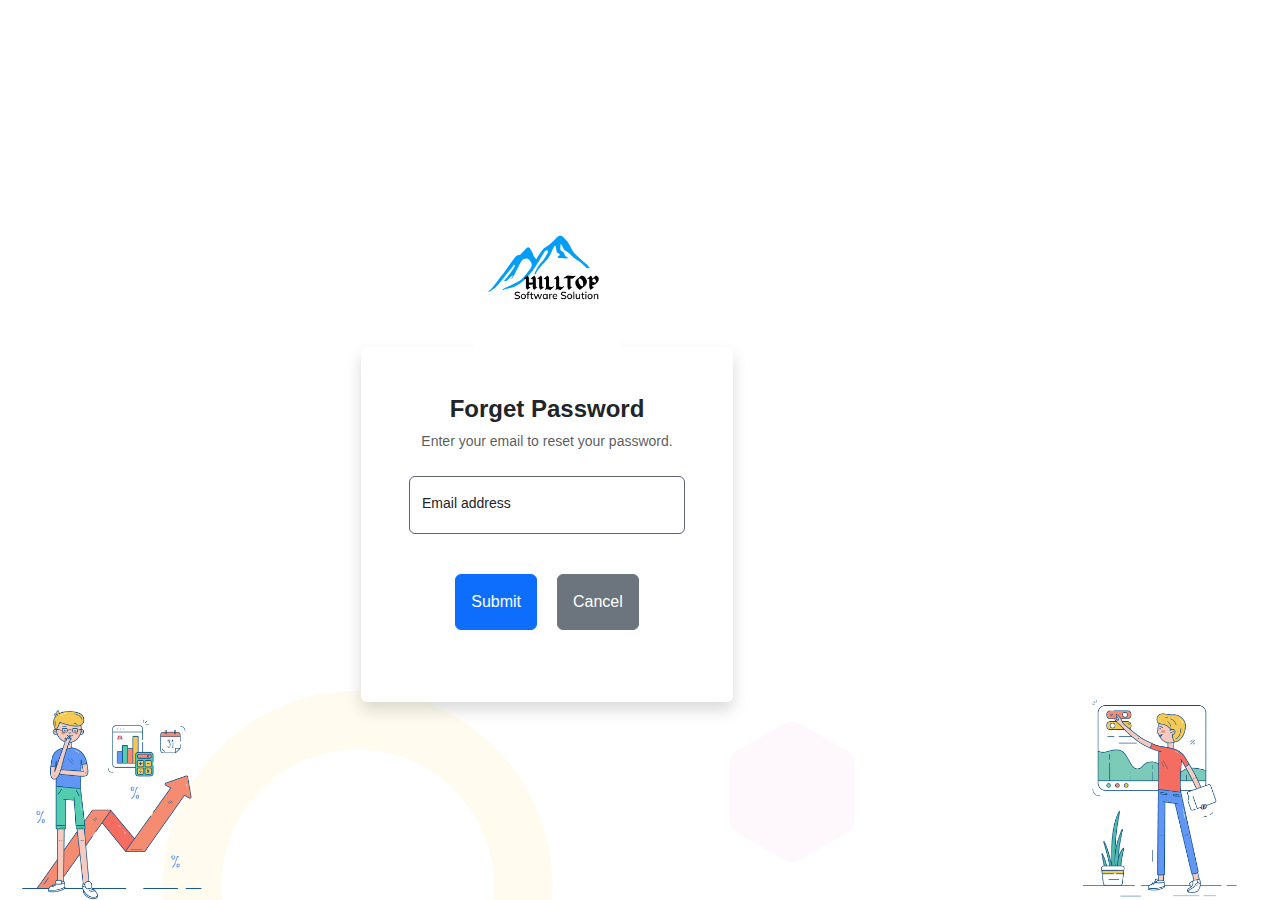
<file: index.html>
<!DOCTYPE html>
<html lang="en">
<head>
  <meta charset="UTF-8">
  <meta name="viewport" content="width=device-width, initial-scale=1.0">
  <title>Forget password Form</title>
  <link rel="stylesheet" href="./css/bootstrap.css">
  <link rel="stylesheet" href="./css/style.css">
</head>
<body>
  <section class="wrapper">
    <div class="container">
    <div class="col-sm-8 offset-sm-8 col-lg-6 offset-lg-3 col-xl-4 text-center">
  <!---logo-->
    <div class="logo">
      <img src="./images/logo.png" class="img-fluid" alt="logo">
        </div>
  <!---form-->
    <form class="rounded bg-white shadow p-5">
      <h3 class="text-dark fw-bolder fs-4 mb-2">Forget Password</h3>
  <!--Create An Account-->
    <div class="fw-normal text-muted mb-4">
     Enter your email to reset your password.
    </div>
  <!--Email Address--->
    <div class="form-floating mb-3">
    <input type="email" class="form-control" id="floatingInput" placeholder="name@example.com">
    <label for="floatingInput">Email address</label>
     </div>
   <!---Submit Button-->
   <a class="btn btn-primary submit_btn my-4" href="new-password.html" role="button">Submit</a>
   <!---Cancel Button-->
     <button type="submit" class="btn btn-secondary submit_btn my-4 ms-3">Cancel</button>
      </form>
        </div>
          </div>
            </section>
<script src="./js/bootstrap.bundle.js"></script>
</body>
</html>
</file>
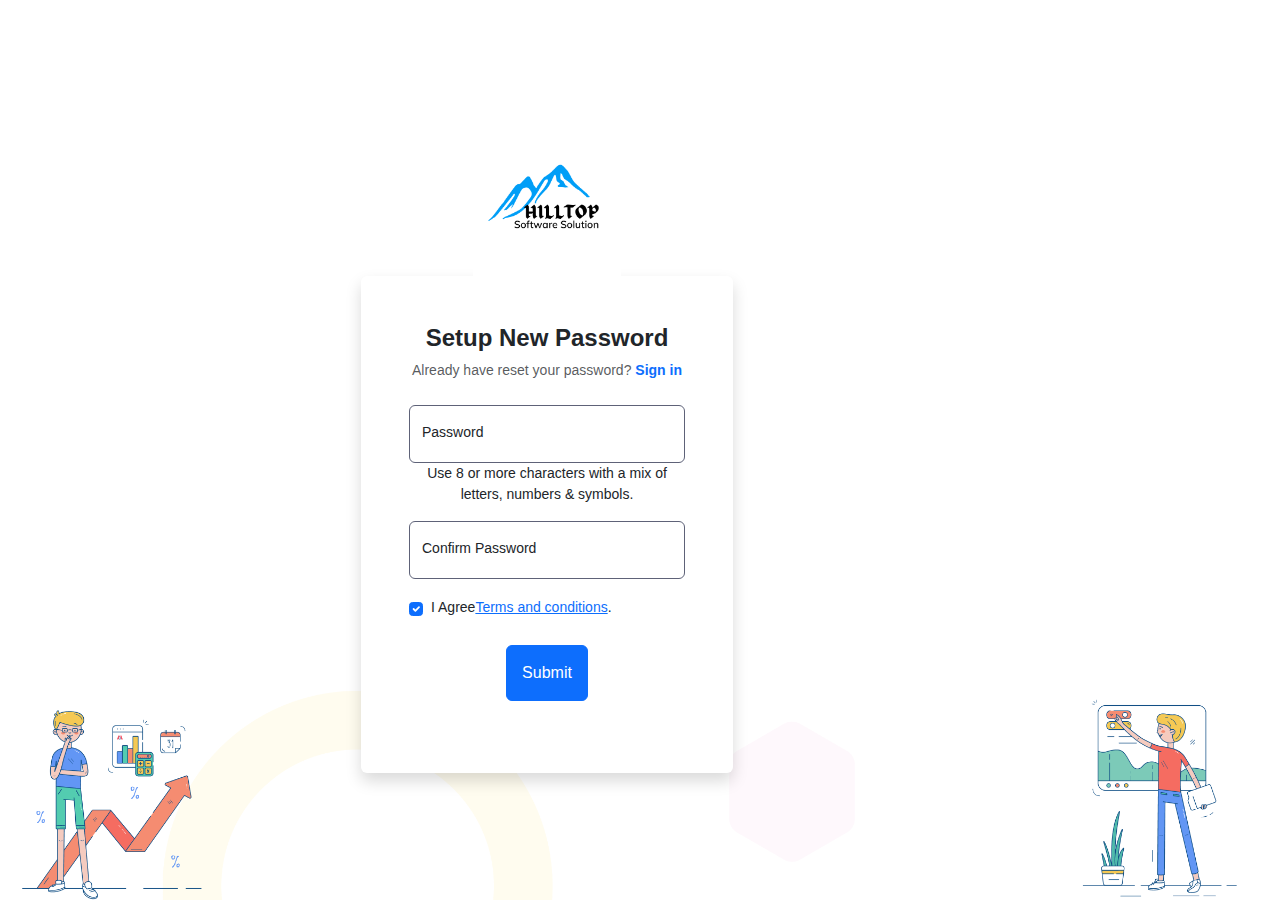
<file: new-password.html>
<!DOCTYPE html>
<html lang="en">
<head>
  <meta charset="UTF-8">
  <meta name="viewport" content="width=device-width, initial-scale=1.0">
  <title>New-password</title>
  <link rel="stylesheet" href="./css/bootstrap.css">
  <link rel="stylesheet" href="./css/style.css">
</head>
<body>
  <section class="wrapper">
    <div class="container">
    <div class="col-sm-8 offset-sm-8 col-lg-6 offset-lg-3 col-xl-4 text-center">
  <!---logo-->
    <div class="logo">
      <img src="./images/logo.png" class="img-fluid" alt="logo">
        </div>
  <!---form-->
    <form class="rounded bg-white shadow p-5">
      <h3 class="text-dark fw-bolder fs-4 mb-2">Setup New Password</h3>
  <!--Create An Password-->
    <div class="fw-normal text-muted mb-4">
     Already have reset your password? <a href="./signup-form.html" class="text-primary fw-bold text-decoration-none">Sign in</a>
    </div>
  <!---Password-->
   <div class="form-floating mb-3">
     <input type="password" class="form-control" id="floatingPassword" placeholder="Password">
    <label for="floatingPassword">Password</label>
      <span class="password-info mt-2">Use 8 or more characters with a mix of letters, numbers & symbols.</span>
    </div>
  <!---Confirm Password-->
    <div class="form-floating mb-3">
       <input type="password" class="form-control" id="floatingConfirmPassword" placeholder="Password">
      <label for="floatingConfirmPassword">Confirm Password</label>
    </div>
    <!---Checkbox-->
    <div class="form-check d-flex align-items-center">
      <input class="form-check-input" type="checkbox" id="gridCheck" checked>
      <label class="form-check-label ms-2" for="gridCheck">
        I Agree<a href="#">Terms and conditions</a>.
      </label>
    </div>        
  <!---Continue Button-->
   <button type="submit" class="btn btn-primary submit_btn my-4">Submit</button>
      </form>
        </div>
      </div>
    </section>
<script src="./js/bootstrap.bundle.js"></script>
</body>
</html>
</file>
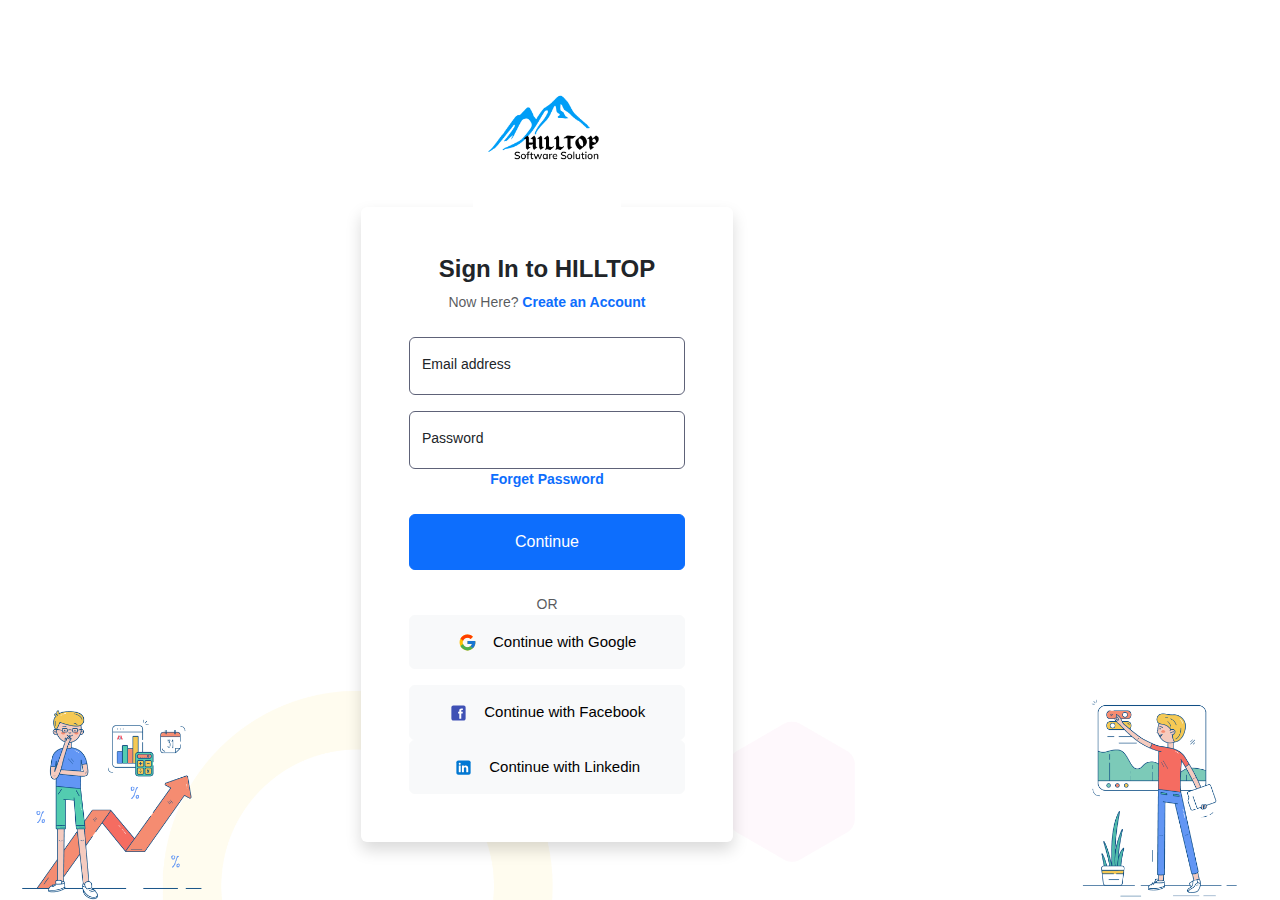
<file: signup-form.html>
<!DOCTYPE html>
<html lang="en">
<head>
  <meta charset="UTF-8">
  <meta name="viewport" content="width=device-width, initial-scale=1.0">
  <title>Sign up form</title>
  <link rel="stylesheet" href="./css/bootstrap.css">
  <link rel="stylesheet" href="./css/style.css">
</head>
<body>
  <section class="wrapper">
    <div class="container">
      <div class="col-sm-8 offset-sm-8 col-lg-6 offset-lg-3 col-xl-4 text-center">
        <!---logo-->
        <div class="logo">
          <img src="./images/logo.png" class="img-fluid" alt="logo">
        </div>
    <!---form-->
    <form class="rounded bg-white shadow p-5">
      <h3 class="text-dark fw-bolder fs-4 mb-2">Sign In to HILLTOP</h3>
      <!--Create An Account-->
      <div class="fw-normal text-muted mb-4">
        Now Here? <a href="#" class="text-primary fw-bold text-decoration-none">Create an Account</a>
      </div>
      <!--Email Address--->
      <div class="form-floating mb-3">
        <input type="email" class="form-control" id="floatingInput" placeholder="name@example.com">
        <label for="floatingInput">Email address</label>
      </div>
      <!---Password-->
      <div class="form-floating">
        <input type="password" class="form-control" id="floatingPassword" placeholder="Password">
        <label for="floatingPassword">Password</label>
      </div>
      <!---Forget Password-->
      <div>
    <a href="#" class="text-primary fw-bold text-decoration-none">Forget Password</a>
      </div>
      <!---Continue Button-->
      <button type="submit" class="btn btn-primary submit_btn w-100 my-4">Continue</button>
      <!---Or-->
      <div class="text-center text-muted text-uppercase">Or</div>
      <!---Google-->
      <a href="#" class="btn btn-light login_with w-100 mb-3">
       <img src="./images/google-icon.svg" class="img-fluid me-3">Continue with Google
      </a>
      <!---Facebook-->
      <a href="#" class="btn btn-light login_with w-100 me-3">
        <img src="./images/facebook-icon.svg" class="img-fluid me-3">Continue with Facebook
       </a>
       <!----Linkedin-->
       <a href="#" class="btn btn-light login_with w-100 me-3">
        <img src="./images/linkedin-icon.svg" class="img-fluid me-3">Continue with Linkedin
       </a>
    </form>
      </div>
    </div>
  </section>
<script src="/js/bootstrap.bundle.js"></script>
</body>
</html>
</file>
<file: css/style.css>
/*Google Poppins Font Link*/
@import url(https://fonts.google.com/specimen/Poppins/tester?query=poppin);
*{
  margin: 0;
  padding: 0;
  box-sizing: border-box;
}
/*variables*/
:root{
  --primary-font-family: 'poppins',sans-serif;
  --light-white: #f5f8a;
  --gray: #5e6278;
  --gray-1: #e3e3e3; 
}
body{
  font-family: var(--primary-font-family);
  font-size: 14px;
}
/*Main CSS forget password New change*/
.wrapper{
  padding: 0;
  background-image:url("/images/bg.png");
  background-position:bottom center;
  background-repeat: no-repeat;
  background-size: contain;
  background-attachment: fixed;
  min-height: 100%;
  height: 100vh;
  display: flex;
  align-items: center;
  justify-content: center;
}
.wrapper .logo img{
  max-width:40%;
}
.wrapper input{
  background-color:var(--light-white);
  border-color:var(--light-white);
  color:var(--gray);
}
.wrapper input:focus{
  box-shadow: none;
}
.wrapper .submit_btn{
  padding: 15px;
  font-weight: 500;
}
.wrapper .login_with{
  padding: 15px;
  font-size: 15px;
  font-weight: 500;
  transition: ease-in-out;
}
.wrapper .submit_btn:focus,
.wrapper .login_with:focus{
  box-shadow: none;
}
.wrapper .login_with:hover{
  background-color: var(--gray-1);
  border-color: var(--gray-1);
}
.wrapper .login_with img{
  max-width: 8%;
}
</file>
